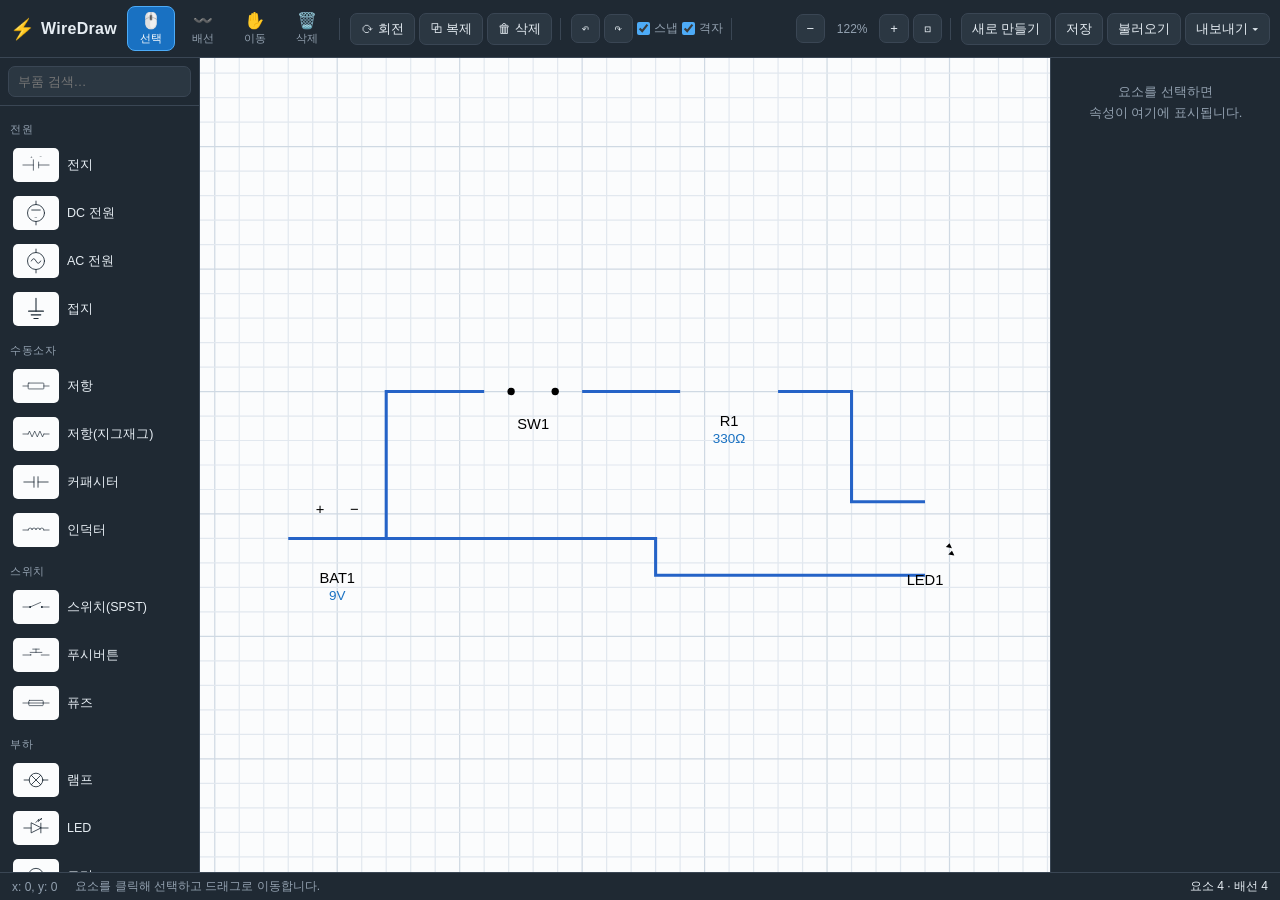
<file: index.html>
<!DOCTYPE html>
<html lang="ko">
<head>
  <meta charset="UTF-8" />
  <meta name="viewport" content="width=device-width, initial-scale=1.0, maximum-scale=1.0, user-scalable=no" />
  <meta name="theme-color" content="#1f2933" />
  <title>WireDraw · 배선도 작성 툴</title>
  <link rel="stylesheet" href="styles.css" />
</head>
<body>
  <div id="app">
    <!-- 상단 툴바 -->
    <header class="toolbar">
      <div class="toolbar-group brand">
        <span class="logo">⚡</span>
        <span class="title">WireDraw</span>
      </div>

      <div class="toolbar-group" role="toolbar" aria-label="도구">
        <button class="tool-btn" data-tool="select" title="선택 / 이동 (V)">
          <span class="ico">🖱️</span><span class="lbl">선택</span>
        </button>
        <button class="tool-btn" data-tool="wire" title="배선 그리기 (W)">
          <span class="ico">〰️</span><span class="lbl">배선</span>
        </button>
        <button class="tool-btn" data-tool="pan" title="화면 이동 (스페이스)">
          <span class="ico">✋</span><span class="lbl">이동</span>
        </button>
        <button class="tool-btn" data-tool="delete" title="삭제 모드 (X)">
          <span class="ico">🗑️</span><span class="lbl">삭제</span>
        </button>
      </div>

      <div class="toolbar-group">
        <button id="btn-rotate" class="flat-btn" title="회전 (R)">⟳ 회전</button>
        <button id="btn-duplicate" class="flat-btn" title="복제 (Ctrl+D)">⧉ 복제</button>
        <button id="btn-deleteSel" class="flat-btn" title="삭제 (Del)">🗑 삭제</button>
      </div>

      <div class="toolbar-group">
        <button id="btn-undo" class="flat-btn" title="실행 취소 (Ctrl+Z)">↶</button>
        <button id="btn-redo" class="flat-btn" title="다시 실행 (Ctrl+Y)">↷</button>
        <label class="snap-toggle" title="그리드 스냅">
          <input type="checkbox" id="snap-toggle" checked /> 스냅
        </label>
        <label class="snap-toggle" title="그리드 표시">
          <input type="checkbox" id="grid-toggle" checked /> 격자
        </label>
      </div>

      <div class="toolbar-group right">
        <button id="btn-zoom-out" class="flat-btn">−</button>
        <span id="zoom-level" class="zoom-level">100%</span>
        <button id="btn-zoom-in" class="flat-btn">+</button>
        <button id="btn-zoom-fit" class="flat-btn" title="화면 맞춤">⊡</button>
      </div>

      <div class="toolbar-group">
        <button id="btn-new" class="flat-btn">새로 만들기</button>
        <button id="btn-save" class="flat-btn">저장</button>
        <button id="btn-load" class="flat-btn">불러오기</button>
        <div class="menu">
          <button id="btn-export" class="flat-btn">내보내기 ▾</button>
          <div class="menu-list" id="export-menu">
            <button data-export="svg">SVG로 내보내기</button>
            <button data-export="png">PNG로 내보내기</button>
            <button data-export="json">JSON 다운로드</button>
          </div>
        </div>
      </div>
    </header>

    <div class="workspace">
      <!-- 부품 팔레트 -->
      <aside class="palette" id="palette">
        <div class="palette-search">
          <input type="text" id="palette-search" placeholder="부품 검색…" />
        </div>
        <div id="palette-list"></div>
      </aside>

      <!-- 캔버스 -->
      <main class="canvas-wrap">
        <svg id="canvas" xmlns="http://www.w3.org/2000/svg"></svg>
        <div class="hint" id="hint"></div>
      </main>

      <!-- 속성 패널 -->
      <aside class="inspector" id="inspector">
        <div class="inspector-empty" id="inspector-empty">
          <p>요소를 선택하면<br/>속성이 여기에 표시됩니다.</p>
        </div>
        <div class="inspector-body" id="inspector-body" hidden></div>
      </aside>
    </div>

    <footer class="statusbar">
      <span id="status-coords">x: 0, y: 0</span>
      <span id="status-info">부품을 캔버스로 드래그하거나 클릭해 배치하세요.</span>
      <span id="status-count">요소 0 · 배선 0</span>
    </footer>
  </div>

  <input type="file" id="file-input" accept=".json,application/json" hidden />

  <script src="components.js"></script>
  <script src="app.js"></script>
</body>
</html>
</file>
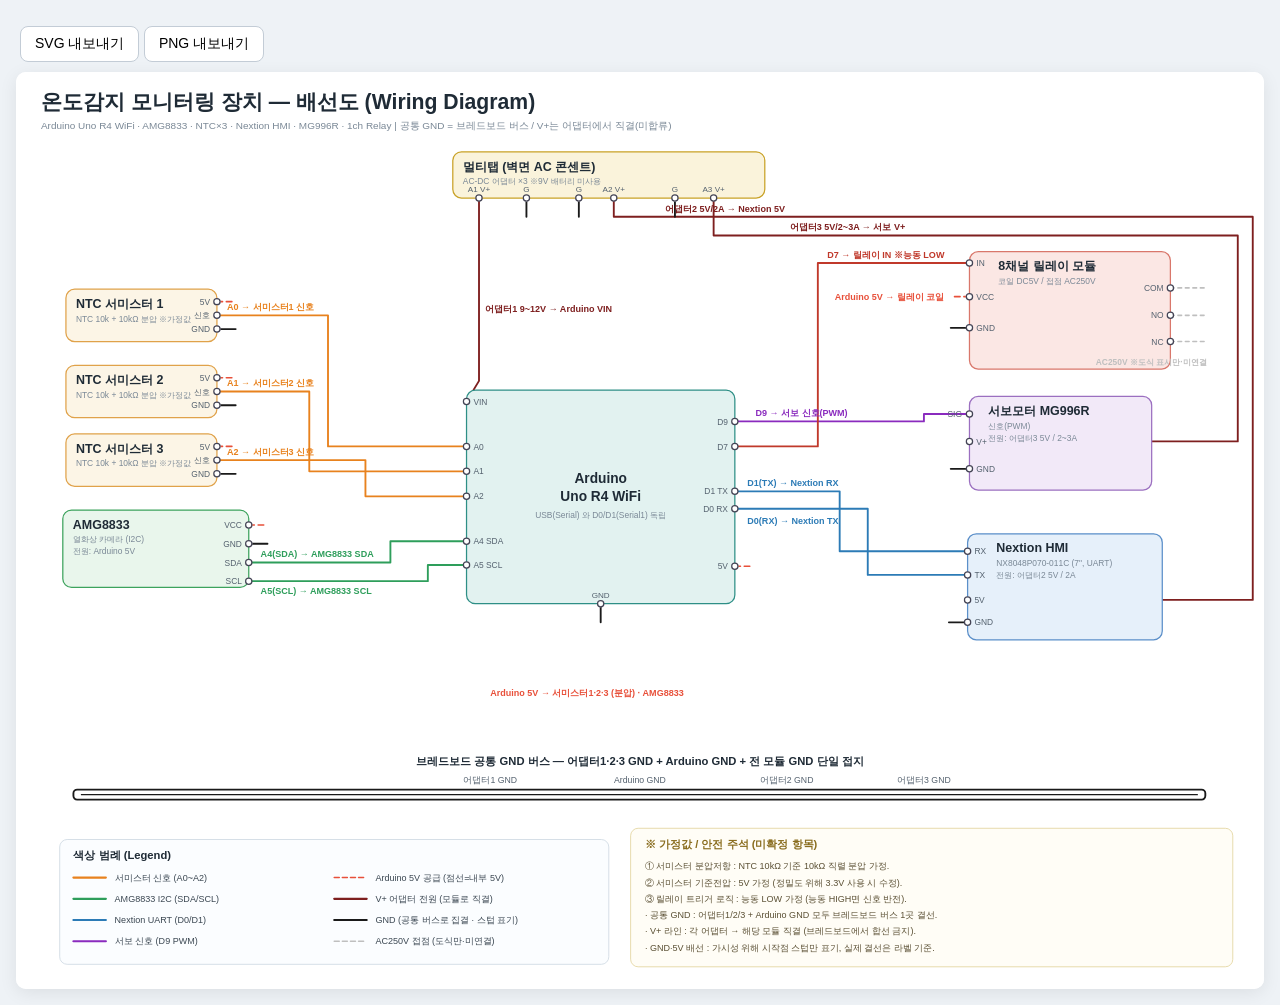
<file: temperature-monitor-wiring.html>
<!DOCTYPE html>
<html lang="ko">
<head>
<meta charset="UTF-8" />
<meta name="viewport" content="width=device-width, initial-scale=1.0" />
<title>온도감지 모니터링 장치 — 배선도 (Wiring Diagram)</title>
<style>
  html,body{margin:0;background:#eef2f6;font-family:'Segoe UI','Apple SD Gothic Neo','Malgun Gothic','Noto Sans KR',sans-serif;}
  .page{max-width:2000px;margin:0 auto;padding:16px;}
  svg{width:100%;height:auto;display:block;background:#fff;border-radius:10px;box-shadow:0 4px 18px rgba(0,0,0,.08);}
  .dl{margin:10px 4px;}
  .dl button{padding:8px 14px;font-size:14px;border:1px solid #c3ccd6;border-radius:8px;background:#fff;cursor:pointer;}
  .dl button:hover{background:#f1f5f9;}
</style>
</head>
<body>
<div class="page">
  <div class="dl">
    <button id="btn-svg">SVG 내보내기</button>
    <button id="btn-png">PNG 내보내기</button>
  </div>
  <svg id="diagram" viewBox="0 0 2000 1470" xmlns="http://www.w3.org/2000/svg"></svg>
</div>

<script>
/* =====================================================================
 * 온도감지 모니터링 장치 배선도 — 재제작본
 *
 * 적용된 수정사항:
 *  (1) 배선(wiresG)을 가장 먼저 그려 맨 뒤 레이어에 둔다. 이후 모듈
 *      박스(modulesG), 텍스트 라벨(labelsG) 순으로 그려 모듈이 선에
 *      가려지지 않도록 한다.
 *  (2) GND(검정)와 5V(빨강 점선) 네트는 연결점(시작점)에서 짧은 스텁만
 *      그리고 긴 배선은 생략한다. 라벨과 하단 공통 GND 버스 바는 남겨
 *      연결 의도는 유지한다.
 * ===================================================================== */
const NS = 'http://www.w3.org/2000/svg';
const svg = document.getElementById('diagram');

const wiresG   = mk('g', { id: 'wires' });   // (1) 맨 뒤
const modulesG = mk('g', { id: 'modules' }); // 그 위
const labelsG  = mk('g', { id: 'labels' });  // 맨 앞
svg.append(wiresG, modulesG, labelsG);

// 배경
mk('rect', { x: 0, y: 0, width: 2000, height: 1470, fill: '#ffffff' }, wiresG);

function mk(tag, attrs, parent) {
  const e = document.createElementNS(NS, tag);
  for (const k in attrs) e.setAttribute(k, attrs[k]);
  if (parent) parent.appendChild(e);
  return e;
}
function txt(x, y, str, o = {}, parent = labelsG) {
  const t = mk('text', {
    x, y, 'font-size': o.size || 16, 'font-weight': o.weight || 400,
    fill: o.fill || '#26323d', 'text-anchor': o.anchor || 'start',
    'font-family': "'Segoe UI','Apple SD Gothic Neo','Malgun Gothic',sans-serif",
  }, parent);
  t.textContent = str;
  return t;
}
function poly(points, o, parent = wiresG) {
  return mk('polyline', {
    points: points.map(p => p.join(',')).join(' '),
    fill: 'none', stroke: o.color, 'stroke-width': o.w || 3,
    'stroke-linejoin': 'round', 'stroke-linecap': 'round',
    'stroke-dasharray': o.dash || 'none',
  }, parent);
}
function dot(x, y, color) {
  mk('circle', { cx: x, cy: y, r: 5, fill: color, stroke: '#fff', 'stroke-width': 1.5 }, wiresG);
}

/* ---------------- 색상 팔레트 ---------------- */
const C = {
  orange: '#E8821E',   // 서미스터 신호
  green:  '#2E9E5B',   // I2C
  blue:   '#2C7BB6',   // UART
  purple: '#8A2BBE',   // 서보 PWM
  trig:   '#C0392B',   // 릴레이 트리거
  v5:     '#E8503A',   // Arduino 5V (점선)
  vplus:  '#7E1F1F',   // V+ 어댑터 (직결)
  gnd:    '#1A1A1A',   // GND
  ac:     '#BFBFBF',   // AC250V (미연결)
};

/* ---------------- 모듈 정의 ---------------- */
const P = {}; // 핀 좌표 레지스트리 P['MOD.pin'] = [x,y]

const modules = [
  { id:'TAP', x:700, y:128, w:500, h:74, fill:'#FAF3DB', stroke:'#C9A227',
    title:'멀티탭 (벽면 AC 콘센트)', sub:['AC-DC 어댑터 ×3  ※9V 배터리 미사용'],
    pins:[
      {id:'A1', label:'A1 V+', x:742, y:202, edge:'B'},
      {id:'G1', label:'G',     x:818, y:202, edge:'B'},
      {id:'G2', label:'G',     x:902, y:202, edge:'B'},
      {id:'A2', label:'A2 V+', x:958, y:202, edge:'B'},
      {id:'G3', label:'G',     x:1056,y:202, edge:'B'},
      {id:'A3', label:'A3 V+', x:1118,y:202, edge:'B'},
    ]},

  { id:'NTC1', x:80, y:348, w:242, h:84, fill:'#FCF5E6', stroke:'#E0A24A',
    title:'NTC 서미스터 1', sub:['NTC 10k + 10kΩ 분압  ※가정값'],
    pins:[ {id:'5V',label:'5V',x:322,y:368,edge:'R'},
           {id:'SIG',label:'신호',x:322,y:390,edge:'R'},
           {id:'GND',label:'GND',x:322,y:412,edge:'R'} ]},

  { id:'NTC2', x:80, y:470, w:242, h:84, fill:'#FCF5E6', stroke:'#E0A24A',
    title:'NTC 서미스터 2', sub:['NTC 10k + 10kΩ 분압  ※가정값'],
    pins:[ {id:'5V',label:'5V',x:322,y:490,edge:'R'},
           {id:'SIG',label:'신호',x:322,y:512,edge:'R'},
           {id:'GND',label:'GND',x:322,y:534,edge:'R'} ]},

  { id:'NTC3', x:80, y:580, w:242, h:84, fill:'#FCF5E6', stroke:'#E0A24A',
    title:'NTC 서미스터 3', sub:['NTC 10k + 10kΩ 분압  ※가정값'],
    pins:[ {id:'5V',label:'5V',x:322,y:600,edge:'R'},
           {id:'SIG',label:'신호',x:322,y:622,edge:'R'},
           {id:'GND',label:'GND',x:322,y:644,edge:'R'} ]},

  { id:'AMG', x:75, y:702, w:298, h:124, fill:'#E9F6EC', stroke:'#3DA35D',
    title:'AMG8833', sub:['열화상 카메라 (I2C)','전원: Arduino 5V'],
    pins:[ {id:'VCC',label:'VCC',x:373,y:726,edge:'R'},
           {id:'GND',label:'GND',x:373,y:756,edge:'R'},
           {id:'SDA',label:'SDA',x:373,y:786,edge:'R'},
           {id:'SCL',label:'SCL',x:373,y:816,edge:'R'} ]},

  { id:'ARD', x:722, y:510, w:430, h:342, fill:'#E2F2F0', stroke:'#2E8F86', center:true,
    title:'Arduino', title2:'Uno R4 WiFi', sub:['USB(Serial) 와 D0/D1(Serial1) 독립'],
    pins:[
      {id:'VIN',  label:'VIN',   x:722, y:528, edge:'L'},
      {id:'A0',   label:'A0',    x:722, y:600, edge:'L'},
      {id:'A1',   label:'A1',    x:722, y:640, edge:'L'},
      {id:'A2',   label:'A2',    x:722, y:680, edge:'L'},
      {id:'A4',   label:'A4 SDA',x:722, y:752, edge:'L'},
      {id:'A5',   label:'A5 SCL',x:722, y:790, edge:'L'},
      {id:'D9',   label:'D9',    x:1152,y:560, edge:'R'},
      {id:'D7',   label:'D7',    x:1152,y:600, edge:'R'},
      {id:'D1',   label:'D1 TX', x:1152,y:672, edge:'R'},
      {id:'D0',   label:'D0 RX', x:1152,y:700, edge:'R'},
      {id:'5V',   label:'5V',    x:1152,y:792, edge:'R'},
      {id:'GND',  label:'GND',   x:937, y:852, edge:'B'},
    ]},

  { id:'RLY', x:1528, y:288, w:322, h:188, fill:'#FBE7E4', stroke:'#D9776B', titleDX:46,
    title:'8채널 릴레이 모듈', sub:['코일 DC5V / 접점 AC250V'],
    pins:[
      {id:'IN', label:'IN', x:1528,y:306,edge:'L'},
      {id:'VCC',label:'VCC',x:1528,y:360,edge:'L'},
      {id:'GND',label:'GND',x:1528,y:410,edge:'L'},
      {id:'COM',label:'COM',x:1850,y:346,edge:'R'},
      {id:'NO', label:'NO', x:1850,y:390,edge:'R'},
      {id:'NC', label:'NC', x:1850,y:432,edge:'R'},
    ]},

  // ↓↓ 서보·HMI 위치 맞바꿈: 서보(D9/PWM)를 중간 슬롯, Nextion(UART)을 하단 슬롯으로 ↓↓
  { id:'SRV', x:1528, y:520, w:292, h:150, fill:'#F2E9F8', stroke:'#9B6FC0', titleDX:30,
    title:'서보모터 MG996R', sub:['신호(PWM)','전원: 어댑터3 5V / 2~3A'],
    pins:[
      {id:'SIG',label:'SIG',x:1528,y:548,edge:'L',out:true},
      {id:'VP', label:'V+', x:1528,y:592,edge:'L'},
      {id:'GND',label:'GND',x:1528,y:636,edge:'L'},
    ]},

  { id:'NXT', x:1525, y:740, w:312, h:170, fill:'#E6F0FA', stroke:'#5B8FC9', titleDX:46,
    title:'Nextion HMI', sub:['NX8048P070-011C (7", UART)','전원: 어댑터2 5V / 2A'],
    pins:[
      {id:'RX', label:'RX', x:1525,y:768,edge:'L'},
      {id:'TX', label:'TX', x:1525,y:806,edge:'L'},
      {id:'5V', label:'5V', x:1525,y:846,edge:'L'},
      {id:'GND',label:'GND',x:1525,y:882,edge:'L'},
    ]},
];

/* ---------------- 모듈 + 핀 렌더 ---------------- */
for (const m of modules) {
  mk('rect', { x:m.x, y:m.y, width:m.w, height:m.h, rx:14,
    fill:m.fill, stroke:m.stroke, 'stroke-width':2 }, modulesG);

  // 제목 / 부제 (모듈 박스 위에 그려지는 라벨 레이어)
  if (m.center) {
    // 큰 박스(아두이노)는 가운데 정렬
    const cx = m.x + m.w / 2;
    let cy = m.y + m.h / 2 - 22;
    txt(cx, cy, m.title, { size:22, weight:700, anchor:'middle', fill:'#1f2b36' });
    if (m.title2) { cy += 28; txt(cx, cy, m.title2, { size:22, weight:700, anchor:'middle', fill:'#1f2b36' }); }
    cy += 28;
    (m.sub || []).forEach((line, i) => txt(cx, cy + i*20, line, { size:13.5, anchor:'middle', fill:'#7a8896' }));
  } else {
    const tx0 = m.x + (m.titleDX || 16);
    let ty = m.y + 30;
    txt(tx0, ty, m.title, { size:20, weight:700, fill:'#1f2b36' });
    if (m.title2) { ty += 24; txt(tx0, ty, m.title2, { size:20, weight:700, fill:'#1f2b36' }); }
    let sy = (m.title2 ? m.y + 78 : m.y + 52);
    for (const line of (m.sub || [])) { txt(tx0, sy, line, { size:13.5, fill:'#7a8896' }); sy += 19; }
  }

  // 핀: 등록 + 점 + 핀 라벨
  for (const p of m.pins) {
    P[m.id + '.' + p.id] = [p.x, p.y];
    mk('circle', { cx:p.x, cy:p.y, r:5, fill:'#fff', stroke:'#445', 'stroke-width':2 }, modulesG);
    if (p.out) // 박스 밖(왼쪽)으로 라벨 — 제목과 겹침 방지
      txt(p.x - 12, p.y + 5, p.label, { size:13.5, anchor:'end', fill:'#54616e' });
    else if (p.edge === 'R') txt(p.x - 11, p.y + 5, p.label, { size:13.5, anchor:'end', fill:'#54616e' });
    else if (p.edge === 'L') txt(p.x + 11, p.y + 5, p.label, { size:13.5, anchor:'start', fill:'#54616e' });
    else if (p.edge === 'B') txt(p.x, p.y - 9, p.label, { size:13, anchor:'middle', fill:'#54616e' });
    else txt(p.x, p.y + 16, p.label, { size:13, anchor:'middle', fill:'#54616e' });
  }
}
const pin = ref => P[ref];

/* ====================================================================
 * 신호선 (전체 표시) — 모듈 뒤 레이어
 * ==================================================================== */
// 서미스터 신호 (주황) → A0/A1/A2
poly([pin('NTC1.SIG'), [500,390],[500,600], pin('ARD.A0')], { color:C.orange });
poly([pin('NTC2.SIG'), [470,512],[470,640], pin('ARD.A1')], { color:C.orange });
poly([pin('NTC3.SIG'), [560,622],[560,680], pin('ARD.A2')], { color:C.orange });

// AMG8833 I2C (초록)
poly([pin('AMG.SDA'), [600,786],[600,752], pin('ARD.A4')], { color:C.green });
poly([pin('AMG.SCL'), [660,816],[660,790], pin('ARD.A5')], { color:C.green });

// Nextion UART (파랑) — 하단 슬롯으로 내려감
poly([pin('ARD.D1'), [1320,672],[1320,768], pin('NXT.RX')], { color:C.blue });
poly([pin('ARD.D0'), [1365,700],[1365,806], pin('NXT.TX')], { color:C.blue });

// 서보 신호 (보라) D9 → MG996R — 중간 슬롯, 거의 수평 (교차 최소화)
poly([pin('ARD.D9'), [1455,560],[1455,548], pin('SRV.SIG')], { color:C.purple });

// 릴레이 트리거 (빨강) D7 → IN
poly([pin('ARD.D7'), [1285,600],[1285,306], pin('RLY.IN')], { color:C.trig });

/* ====================================================================
 * V+ 어댑터 직결선 (유지) — 진한 적색 실선
 * ==================================================================== */
poly([pin('TAP.A1'), [742,495], pin('ARD.VIN')], { color:C.vplus, w:3 });                       // 어댑터1 → VIN
poly([pin('TAP.A2'), [958,232],[1982,232],[1982,846], pin('NXT.5V')], { color:C.vplus, w:3 });   // 어댑터2 → Nextion 5V (하단·외측 루프)
poly([pin('TAP.A3'), [1118,262],[1958,262],[1958,592], pin('SRV.VP')], { color:C.vplus, w:3 });  // 어댑터3 → 서보 V+ (중간·내측 루프)

/* ====================================================================
 * (2) GND 네트 — 시작점 스텁만, 긴 배선 생략
 * ==================================================================== */
const STUB = 30;
function gndStub(ref, dir) {
  const [x, y] = pin(ref);
  const d = { L:[-1,0], R:[1,0], U:[0,-1], D:[0,1] }[dir];
  poly([[x, y], [x + d[0]*STUB, y + d[1]*STUB]], { color:C.gnd, w:3 });
  dot(x, y, C.gnd);
}
['NTC1.GND','NTC2.GND','NTC3.GND','AMG.GND'].forEach(r => gndStub(r, 'R'));
['RLY.GND','NXT.GND','SRV.GND'].forEach(r => gndStub(r, 'L'));
gndStub('ARD.GND', 'D');
['TAP.G1','TAP.G2','TAP.G3'].forEach(r => gndStub(r, 'D'));

/* ====================================================================
 * (2) 5V 네트 (Arduino 5V 공급, 빨강 점선) — 시작점 스텁만
 * ==================================================================== */
function v5Stub(ref, dir) {
  const [x, y] = pin(ref);
  const d = { L:[-1,0], R:[1,0], U:[0,-1], D:[0,1] }[dir];
  poly([[x, y], [x + d[0]*STUB, y + d[1]*STUB]], { color:C.v5, w:2.5, dash:'9 6' });
  dot(x, y, C.v5);
}
v5Stub('ARD.5V', 'R');                                  // Arduino 5V 출력
['NTC1.5V','NTC2.5V','NTC3.5V','AMG.VCC'].forEach(r => v5Stub(r, 'R')); // 분압/센서 공급
v5Stub('RLY.VCC', 'L');                                 // 릴레이 코일 5V

/* ====================================================================
 * AC250V 접점 (미연결, 회색 점선 스텁) — 도식만
 * ==================================================================== */
['RLY.COM','RLY.NO','RLY.NC'].forEach(r => {
  const [x, y] = pin(r);
  poly([[x, y], [x + 60, y]], { color:C.ac, w:2.5, dash:'6 6' });
});

/* ====================================================================
 * 하단 공통 GND 버스 바 (유지)
 * ==================================================================== */
mk('rect', { x:92, y:1150, width:1814, height:16, rx:6,
  fill:'#fff', stroke:C.gnd, 'stroke-width':3 }, modulesG);
mk('line', { x1:104, y1:1158, x2:1894, y2:1158, stroke:C.gnd, 'stroke-width':2 }, modulesG);

txt(1000, 1110, '브레드보드 공통 GND 버스 — 어댑터1·2·3 GND + Arduino GND + 전 모듈 GND 단일 접지',
  { size:18, weight:700, anchor:'middle', fill:'#1f2b36' });
[['어댑터1 GND',760],['Arduino GND',1000],['어댑터2 GND',1235],['어댑터3 GND',1455]]
  .forEach(([t,x]) => txt(x, 1140, t, { size:14, anchor:'middle', fill:'#54616e' }));

/* ====================================================================
 * 배선 라벨 (맨 앞 레이어)
 * ==================================================================== */
// 라벨은 각 배선의 수평/수직 구간 바로 옆(약 8~12px)에 밀착 배치한다.
const L = (x, y, s, color, size=14.5, anchor='start') => txt(x, y, s, { size, weight:600, fill:color, anchor });
// 서미스터 신호(주황) — NTC 신호핀에서 나오는 수평 구간 바로 위
L(338, 382, 'A0 → 서미스터1 신호', C.orange);
L(338, 504, 'A1 → 서미스터2 신호', C.orange);
L(338, 614, 'A2 → 서미스터3 신호', C.orange);
// AMG8833 I2C(초록) — AMG 핀에서 나오는 수평 구간 옆
L(392, 778, 'A4(SDA) → AMG8833 SDA', C.green);
L(392, 836, 'A5(SCL) → AMG8833 SCL', C.green);
// Nextion UART(파랑) — D1/D0 수평 구간 바로 옆
L(1172, 664, 'D1(TX) → Nextion RX', C.blue);
L(1172, 724, 'D0(RX) → Nextion TX', C.blue);
// 서보 신호(보라) — D9 수평 구간 바로 위
L(1185, 552, 'D9 → 서보 신호(PWM)', C.purple);
// 릴레이 트리거(빨강) — IN 진입 수평 구간 위
L(1300, 298, 'D7 → 릴레이 IN  ※능동 LOW', C.trig);
// V+ 어댑터(진적색) — 각 직결선 구간 옆
L(752, 384, '어댑터1 9~12V → Arduino VIN', C.vplus);
L(1040, 224, '어댑터2 5V/2A → Nextion 5V', C.vplus);
L(1240, 254, '어댑터3 5V/2~3A → 서보 V+', C.vplus);
// 5V 공급(빨강 점선·생략선) — 관련 스텁 부근
L(760, 1000, 'Arduino 5V → 서미스터1·2·3 (분압) · AMG8833', C.v5);
L(1312, 366, 'Arduino 5V → 릴레이 코일', C.v5);
// AC250V 접점 — 우측 점선 스텁 옆 (오른쪽 정렬로 화면 밖 넘침 방지)
L(1908, 470, 'AC250V ※도식 표시만·미연결', C.ac, 13.5, 'end');

/* 제목 */
txt(40, 60, '온도감지 모니터링 장치 — 배선도 (Wiring Diagram)', { size:34, weight:800, fill:'#1f2b36' });
txt(40, 92, 'Arduino Uno R4 WiFi · AMG8833 · NTC×3 · Nextion HMI · MG996R · 1ch Relay | 공통 GND = 브레드보드 버스 / V+는 어댑터에서 직결(미합류)',
  { size:16, fill:'#7a8896' });

/* ====================================================================
 * 범례 박스
 * ==================================================================== */
mk('rect', { x:70, y:1230, width:880, height:200, rx:12, fill:'#fbfdff', stroke:'#d4dde6', 'stroke-width':1.5 }, modulesG);
txt(92, 1262, '색상 범례 (Legend)', { size:18, weight:700, fill:'#1f2b36' });
const legend = [
  ['서미스터 신호 (A0~A2)', C.orange, false, 92, 1296],
  ['AMG8833 I2C (SDA/SCL)', C.green, false, 92, 1330],
  ['Nextion UART (D0/D1)', C.blue, false, 92, 1364],
  ['서보 신호 (D9 PWM)', C.purple, false, 92, 1398],
  ['Arduino 5V 공급 (점선=내부 5V)', C.v5, true, 510, 1296],
  ['V+ 어댑터 전원 (모듈로 직결)', C.vplus, false, 510, 1330],
  ['GND (공통 버스로 집결 · 스텁 표기)', C.gnd, false, 510, 1364],
  ['AC250V 접점 (도식만·미연결)', C.ac, true, 510, 1398],
];
for (const [t, c, dash, x, y] of legend) {
  // 범례 박스(modulesG) 위에 보이도록 스와치/텍스트는 앞 레이어(labelsG)에 그린다.
  poly([[x, y-5],[x+52, y-5]], { color:c, w:dash?2.5:3.5, dash:dash?'8 5':'none' }, labelsG);
  txt(x + 66, y, t, { size:14.5, fill:'#3a4651' });
}

/* ====================================================================
 * 주석 박스
 * ==================================================================== */
mk('rect', { x:985, y:1212, width:965, height:222, rx:12, fill:'#fffdf6', stroke:'#e6d9a8', 'stroke-width':1.5 }, modulesG);
txt(1008, 1244, '※ 가정값 / 안전 주석 (미확정 항목)', { size:18, weight:700, fill:'#8a6d1f' });
const notes = [
  '① 서미스터 분압저항 : NTC 10kΩ 기준 10kΩ 직렬 분압 가정.',
  '② 서미스터 기준전압 : 5V 가정 (정밀도 위해 3.3V 사용 시 수정).',
  '③ 릴레이 트리거 로직 : 능동 LOW 가정 (능동 HIGH면 신호 반전).',
  '· 공통 GND : 어댑터1/2/3 + Arduino GND 모두 브레드보드 버스 1곳 결선.',
  '· V+ 라인 : 각 어댑터 → 해당 모듈 직결 (브레드보드에서 합선 금지).',
  '· GND·5V 배선 : 가시성 위해 시작점 스텁만 표기, 실제 결선은 라벨 기준.',
];
notes.forEach((n, i) => txt(1008, 1278 + i*26, n, { size:14.5, fill:'#5a4f33' }));

/* ====================================================================
 * 내보내기
 * ==================================================================== */
function serializeSVG() {
  const clone = svg.cloneNode(true);
  clone.setAttribute('xmlns', NS);
  return '<?xml version="1.0" encoding="UTF-8"?>\n' + new XMLSerializer().serializeToString(clone);
}
function download(name, blob) {
  const url = URL.createObjectURL(blob);
  const a = document.createElement('a'); a.href = url; a.download = name;
  document.body.appendChild(a); a.click(); a.remove(); URL.revokeObjectURL(url);
}
document.getElementById('btn-svg').onclick = () =>
  download('temperature-monitor-wiring.svg', new Blob([serializeSVG()], { type:'image/svg+xml' }));
document.getElementById('btn-png').onclick = () => {
  const img = new Image();
  const blob = new Blob([serializeSVG()], { type:'image/svg+xml;charset=utf-8' });
  const url = URL.createObjectURL(blob);
  img.onload = () => {
    const cv = document.createElement('canvas'); cv.width = 2000*1.5; cv.height = 1470*1.5;
    const ctx = cv.getContext('2d'); ctx.fillStyle = '#fff'; ctx.fillRect(0,0,cv.width,cv.height);
    ctx.drawImage(img, 0, 0, cv.width, cv.height); URL.revokeObjectURL(url);
    cv.toBlob(b => download('temperature-monitor-wiring.png', b));
  };
  img.src = url;
};
</script>
</body>
</html>
</file>
<file: styles.css>
:root {
  --bg: #0f1419;
  --panel: #1f2933;
  --panel-2: #2b3742;
  --border: #3a4654;
  --text: #e6edf3;
  --text-dim: #93a1b0;
  --accent: #4dabf7;
  --accent-2: #1971c2;
  --danger: #ff6b6b;
  --canvas-bg: #fbfcfd;
  --grid: #e2e8ef;
  --grid-strong: #cfd9e3;
  --symbol: #1a2733;
  --wire: #2563c7;
  --wire-sel: #ff8c1a;
  --terminal: #16a34a;
  --select-box: #4dabf7;
}

* { box-sizing: border-box; margin: 0; padding: 0; }

html, body {
  height: 100%;
  font-family: -apple-system, BlinkMacSystemFont, "Segoe UI", "Apple SD Gothic Neo",
    "Malgun Gothic", "Noto Sans KR", sans-serif;
  color: var(--text);
  background: var(--bg);
  overflow: hidden;
  -webkit-user-select: none;
  user-select: none;
  -webkit-tap-highlight-color: transparent;
}

#app { display: flex; flex-direction: column; height: 100vh; }

/* ---------- 툴바 ---------- */
.toolbar {
  display: flex; align-items: center; flex-wrap: wrap; gap: 6px;
  padding: 6px 10px;
  background: var(--panel);
  border-bottom: 1px solid var(--border);
  flex-shrink: 0;
}
.toolbar-group { display: flex; align-items: center; gap: 4px; }
.toolbar-group.right { margin-left: auto; }
.toolbar-group::after {
  content: ''; width: 1px; height: 22px; background: var(--border); margin: 0 4px;
}
.toolbar-group:last-child::after, .brand::after { display: none; }

.brand { gap: 6px; padding-right: 4px; }
.brand .logo { font-size: 20px; }
.brand .title { font-weight: 700; font-size: 16px; letter-spacing: .3px; }

.tool-btn {
  display: flex; flex-direction: column; align-items: center; gap: 1px;
  min-width: 48px; padding: 4px 8px;
  background: transparent; color: var(--text-dim);
  border: 1px solid transparent; border-radius: 8px;
  cursor: pointer; font-size: 11px;
}
.tool-btn .ico { font-size: 16px; }
.tool-btn:hover { background: var(--panel-2); color: var(--text); }
.tool-btn.active { background: var(--accent-2); color: #fff; border-color: var(--accent); }

.flat-btn {
  padding: 6px 10px; font-size: 13px;
  background: var(--panel-2); color: var(--text);
  border: 1px solid var(--border); border-radius: 7px; cursor: pointer;
}
.flat-btn:hover { background: var(--border); }
.flat-btn:active { transform: translateY(1px); }

.snap-toggle {
  display: flex; align-items: center; gap: 4px;
  font-size: 12px; color: var(--text-dim); cursor: pointer;
}
.snap-toggle input { accent-color: var(--accent); }

.zoom-level { min-width: 46px; text-align: center; font-size: 12px; color: var(--text-dim); }

.menu { position: relative; }
.menu-list {
  position: absolute; top: 100%; right: 0; margin-top: 4px;
  background: var(--panel-2); border: 1px solid var(--border); border-radius: 8px;
  display: none; flex-direction: column; min-width: 170px; z-index: 50;
  box-shadow: 0 8px 24px rgba(0,0,0,.4); overflow: hidden;
}
.menu-list.open { display: flex; }
.menu-list button {
  text-align: left; padding: 9px 12px; background: transparent;
  color: var(--text); border: none; cursor: pointer; font-size: 13px;
}
.menu-list button:hover { background: var(--accent-2); }

/* ---------- 작업영역 ---------- */
.workspace { display: flex; flex: 1; min-height: 0; }

.palette {
  width: 200px; flex-shrink: 0;
  background: var(--panel); border-right: 1px solid var(--border);
  display: flex; flex-direction: column; overflow: hidden;
}
.palette-search { padding: 8px; border-bottom: 1px solid var(--border); }
.palette-search input {
  width: 100%; padding: 7px 9px; font-size: 13px;
  background: var(--panel-2); color: var(--text);
  border: 1px solid var(--border); border-radius: 7px;
}
#palette-list { overflow-y: auto; padding: 6px; flex: 1; }

.palette-cat { font-size: 11px; color: var(--text-dim); text-transform: uppercase;
  letter-spacing: .5px; margin: 10px 4px 4px; }
.palette-item {
  display: flex; align-items: center; gap: 8px;
  padding: 6px; border-radius: 8px; cursor: grab;
  border: 1px solid transparent;
}
.palette-item:hover { background: var(--panel-2); border-color: var(--border); }
.palette-item:active { cursor: grabbing; }
.palette-item .thumb {
  width: 46px; height: 34px; flex-shrink: 0;
  background: var(--canvas-bg); border-radius: 5px;
  display: flex; align-items: center; justify-content: center;
}
.palette-item .thumb svg { width: 100%; height: 100%; }
.palette-item .name { font-size: 12.5px; }

.canvas-wrap { position: relative; flex: 1; min-width: 0; background: var(--bg); }
#canvas { width: 100%; height: 100%; display: block; touch-action: none; background: var(--canvas-bg); }

.hint {
  position: absolute; bottom: 12px; left: 50%; transform: translateX(-50%);
  background: rgba(15,20,25,.9); color: #fff; padding: 7px 14px;
  border-radius: 20px; font-size: 12.5px; pointer-events: none;
  opacity: 0; transition: opacity .2s; white-space: nowrap;
}
.hint.show { opacity: 1; }

.inspector {
  width: 230px; flex-shrink: 0;
  background: var(--panel); border-left: 1px solid var(--border);
  overflow-y: auto;
}
.inspector-empty { padding: 24px 16px; color: var(--text-dim); font-size: 13px; text-align: center; line-height: 1.6; }
.inspector-body { padding: 14px; }
.insp-title { font-size: 14px; font-weight: 600; margin-bottom: 12px; padding-bottom: 8px; border-bottom: 1px solid var(--border); }
.insp-field { margin-bottom: 12px; }
.insp-field label { display: block; font-size: 11px; color: var(--text-dim); margin-bottom: 4px; }
.insp-field input[type=text], .insp-field select {
  width: 100%; padding: 7px 9px; font-size: 13px;
  background: var(--panel-2); color: var(--text);
  border: 1px solid var(--border); border-radius: 7px;
}
.insp-row { display: flex; gap: 8px; }
.insp-row .insp-field { flex: 1; }
.insp-color-row { display: flex; gap: 6px; flex-wrap: wrap; }
.insp-swatch { width: 24px; height: 24px; border-radius: 6px; cursor: pointer; border: 2px solid transparent; }
.insp-swatch.active { border-color: var(--text); }

/* ---------- 상태바 ---------- */
.statusbar {
  display: flex; align-items: center; gap: 18px;
  padding: 5px 12px; background: var(--panel);
  border-top: 1px solid var(--border);
  font-size: 12px; color: var(--text-dim); flex-shrink: 0;
}
.statusbar span:nth-child(2) { flex: 1; }
.statusbar span:last-child { color: var(--text); }

/* ---------- 캔버스 SVG 요소 ---------- */
.sym-pole { font-size: 12px; fill: var(--symbol); text-anchor: middle; font-family: sans-serif; }
.sym-text { font-size: 16px; font-weight: 700; fill: var(--symbol); text-anchor: middle; font-family: sans-serif; }

.component { cursor: move; }
.component .hitbox { fill: transparent; stroke: none; }
.component.selected .selbox { stroke: var(--select-box); stroke-width: 1.5; stroke-dasharray: 5 3; fill: rgba(77,171,247,.06); }
.selbox { fill: none; stroke: none; }
.comp-label { font-size: 12px; fill: var(--symbol); text-anchor: middle; font-family: sans-serif; }
.comp-value { font-size: 11px; fill: var(--accent-2); text-anchor: middle; font-family: sans-serif; }

.terminal-pt {
  fill: var(--canvas-bg); stroke: var(--terminal); stroke-width: 1.5;
  cursor: crosshair; opacity: 0;
}
.canvas-wrap.show-terminals .terminal-pt,
.terminal-pt.hot { opacity: 1; }
.terminal-pt.hot { fill: var(--terminal); r: 6; }

.wire { fill: none; stroke: var(--wire); stroke-width: 2.5; cursor: pointer; }
.wire.selected { stroke: var(--wire-sel); stroke-width: 3; }
.wire-hit { fill: none; stroke: transparent; stroke-width: 14; cursor: pointer; }
.wire-preview { fill: none; stroke: var(--wire); stroke-width: 2; stroke-dasharray: 6 4; opacity: .7; }

.wire-vertex { fill: var(--wire-sel); stroke: #fff; stroke-width: 1.5; cursor: move; }

.grid-line { stroke: var(--grid); stroke-width: 1; }
.grid-line.strong { stroke: var(--grid-strong); }

/* 드래그 중 고스트 */
.drag-ghost {
  position: fixed; pointer-events: none; z-index: 999;
  width: 56px; height: 56px; opacity: .8;
}
.drag-ghost svg { width: 100%; height: 100%; }

/* ---------- 반응형 / 모바일 ---------- */
@media (max-width: 820px) {
  .tool-btn .lbl { display: none; }
  .tool-btn { min-width: 40px; }
  .palette { width: 150px; }
  .inspector { width: 180px; }
  .brand .title { display: none; }
  .toolbar-group::after { margin: 0 2px; }
}
@media (max-width: 560px) {
  .palette { position: absolute; left: 0; top: 0; bottom: 0; z-index: 30;
    transform: translateX(-100%); transition: transform .2s; box-shadow: 4px 0 16px rgba(0,0,0,.4); }
  .palette.open { transform: translateX(0); }
  .inspector { position: absolute; right: 0; top: 0; bottom: 0; z-index: 30;
    transform: translateX(100%); transition: transform .2s; }
  .inspector.open { transform: translateX(0); }
}
</file>
